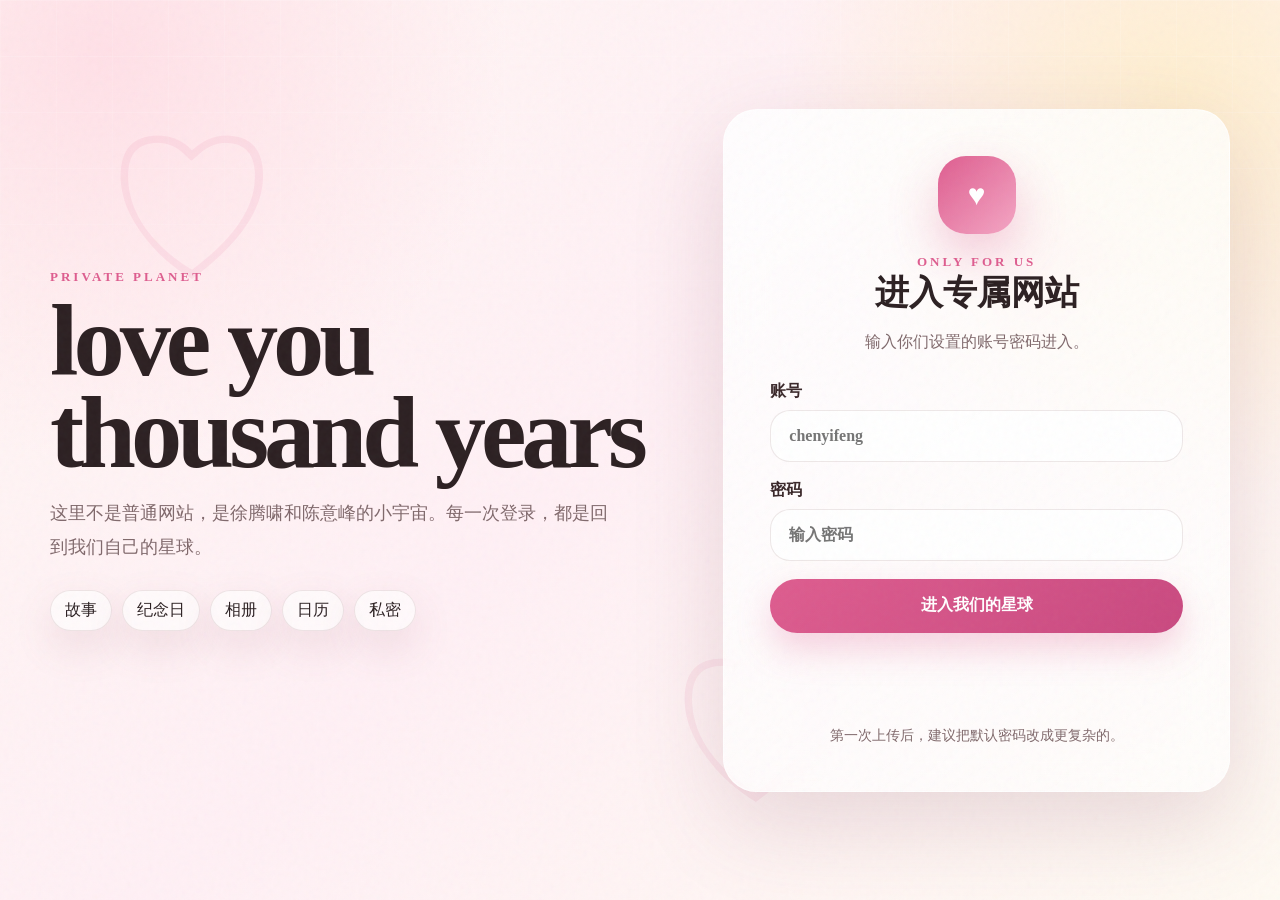
<file: index.html>
<!doctype html>
<html lang="zh-CN">
<head>
  <meta charset="utf-8" />
  <meta name="viewport" content="width=device-width, initial-scale=1" />
  <title>love you thousand years - 登录</title>
  <link rel="stylesheet" href="./assets/css/style.css" />
</head>
<body class="login-page">
  <div class="noise"></div>
  <div class="login-bg">
    <span class="float-heart h1">♡</span>
    <span class="float-heart h2">✦</span>
    <span class="float-heart h3">♡</span>
  </div>

  <main class="login-shell">
    <section class="login-copy">
      <p class="eyebrow">PRIVATE PLANET</p>
      <h1>love you<br/>thousand years</h1>
      <p>这里不是普通网站，是徐腾啸和陈意峰的小宇宙。每一次登录，都是回到我们自己的星球。</p>
      <div class="mini-tags">
        <span>故事</span><span>纪念日</span><span>相册</span><span>日历</span><span>私密</span>
      </div>
    </section>

    <section class="login-card luxury-card">
      <div class="brand-orb">♥</div>
      <p class="eyebrow center">ONLY FOR US</p>
      <h2>进入专属网站</h2>
      <p class="muted center">输入你们设置的账号密码进入。</p>

      <form id="loginForm" class="form-stack">
        <label>账号
          <input id="username" type="text" autocomplete="username" placeholder="chenyifeng" required />
        </label>
        <label>密码
          <input id="password" type="password" autocomplete="current-password" placeholder="输入密码" required />
        </label>
        <button class="primary-btn full" type="submit">进入我们的星球</button>
        <p id="loginMsg" class="form-msg"></p>
      </form>

      <p class="tiny-note">第一次上传后，建议把默认密码改成更复杂的。</p>
    </section>
  </main>

  <script src="./assets/js/config.js"></script>
  <script src="./assets/js/auth.js"></script>
</body>
</html>
</file>
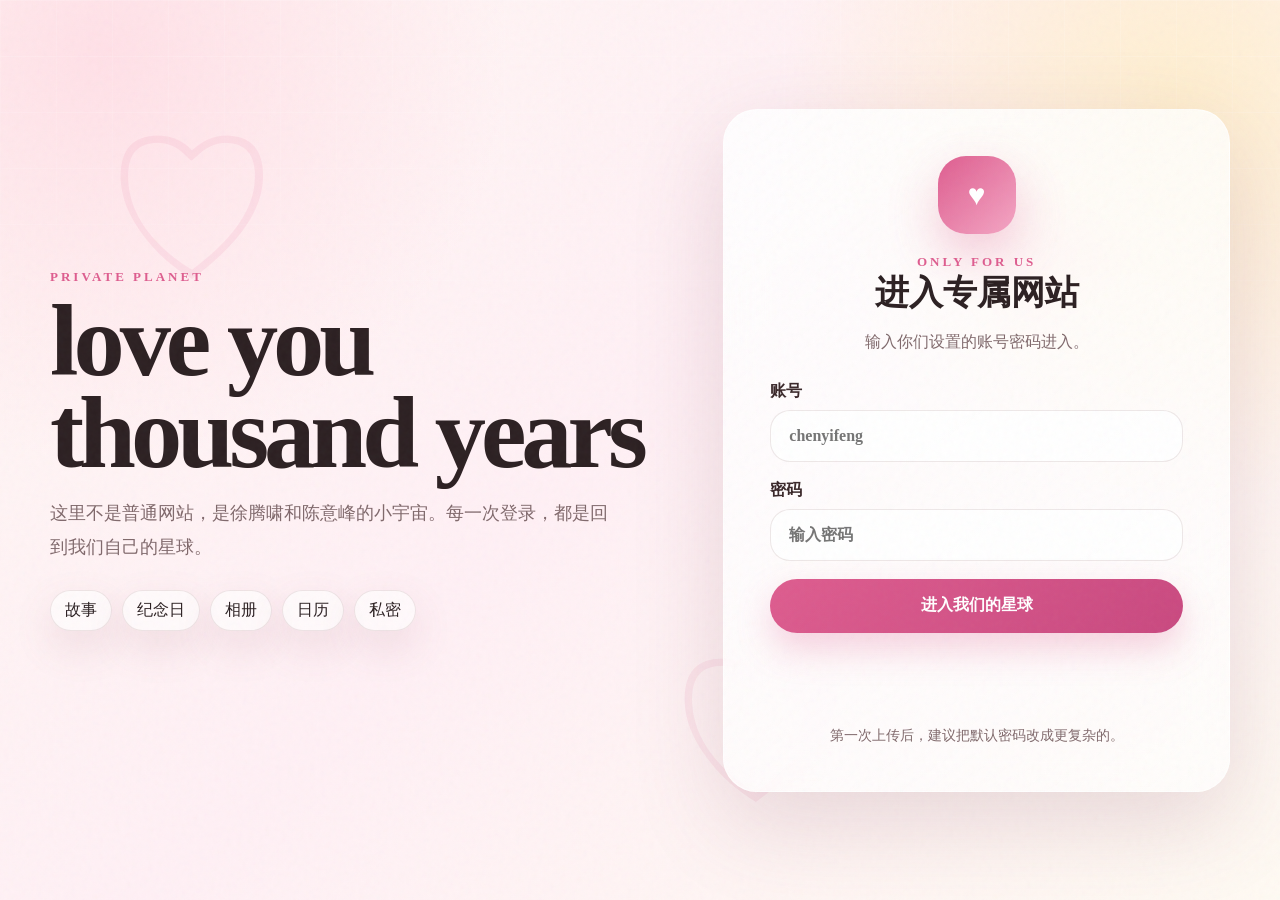
<file: home.html>
<!doctype html>
<html lang="zh-CN">
<head>
  <meta charset="utf-8" />
  <meta name="viewport" content="width=device-width, initial-scale=1" />
  <title>love you thousand years</title>
  <link rel="stylesheet" href="./assets/css/style.css" />
</head>
<body class="site-page">
  <div class="noise"></div>
  <header class="topbar">
    <a class="logo" href="#top"><span>♥</span><b id="siteName">love you thousand years</b></a>
    <nav class="nav">
      <a href="#story">故事</a>
      <a href="#calendar">日历</a>
      <a href="#album">相册</a>
      <a href="#diary">日记</a>
      <a href="#wishes">愿望</a>
      <a href="#letter">信</a>
      <a href="#messages">留言</a>
      <a href="#private">私密</a>
      <button id="logoutBtn" class="ghost-btn">退出</button>
    </nav>
  </header>

  <main id="top">
    <section class="hero-section section-pad">
      <div class="hero-copy">
        <p id="anniversaryText" class="eyebrow"></p>
        <h1 id="heroTitle"></h1>
        <p id="heroSubtitle" class="hero-subtitle"></p>
        <div class="hero-actions">
          <a class="primary-btn" href="#calendar">看我们的日历</a>
          <a class="secondary-btn" href="#album">放进照片</a>
        </div>
      </div>

      <aside class="hero-dashboard luxury-card">
        <p id="dayCardTitle" class="dashboard-label"></p>
        <div id="daysTogether" class="huge-number">0</div>
        <p class="dashboard-unit">天</p>
        <div class="divider"></div>
        <p id="heroQuote" class="quote"></p>
        <p id="dailyPassword" class="daily-line"></p>
      </aside>
    </section>

    <section class="ticker-wrap">
      <div id="ticker" class="ticker"></div>
    </section>

    <section class="section-pad stats-grid" id="overview"></section>

    <section id="calendar" class="section-pad two-col reverse-on-mobile">
      <div class="section-title sticky-title">
        <p class="eyebrow">LOVE CALENDAR</p>
        <h2>我们的动态日历</h2>
        <p>每个重要日期都会在日历里亮起来。以后你要加纪念日，只改 <code>assets/js/content.js</code> 里的 events。</p>
        <div id="eventList" class="event-list"></div>
      </div>
      <div class="calendar-card luxury-card">
        <div class="calendar-head">
          <button id="prevMonth" class="icon-btn">‹</button>
          <div>
            <h3 id="calendarTitle"></h3>
            <p id="calendarHint"></p>
          </div>
          <button id="nextMonth" class="icon-btn">›</button>
        </div>
        <div class="weekday-row">
          <span>一</span><span>二</span><span>三</span><span>四</span><span>五</span><span>六</span><span>日</span>
        </div>
        <div id="calendarGrid" class="calendar-grid"></div>
      </div>
    </section>

    <section id="story" class="section-pad">
      <div class="section-title center-title">
        <p class="eyebrow">OUR STORY</p>
        <h2>从第一次认识，到后来的每一步</h2>
        <p>时间会往前走，但这些节点会一直停在这里，提醒我们曾经多认真地靠近彼此。</p>
      </div>
      <div id="storyTimeline" class="timeline"></div>
    </section>

    <section id="album" class="section-pad">
      <div class="section-title split-title">
        <div>
          <p class="eyebrow">PHOTO WALL</p>
          <h2>相册墙</h2>
        </div>
        <p>你后面把照片放到 <code>uploads/album/</code>，再把文件名写进 content.js，就会显示在这里。</p>
      </div>
      <div id="albumGrid" class="album-grid"></div>
    </section>

    <section id="diary" class="section-pad two-col">
      <div class="section-title sticky-title">
        <p class="eyebrow">DIARY</p>
        <h2>生活日记</h2>
        <p>不一定每天都写，但每次写下来的时候，都是把今天悄悄留住。</p>
      </div>
      <div id="diaryList" class="diary-list"></div>
    </section>

    <section id="wishes" class="section-pad">
      <div class="section-title center-title">
        <p class="eyebrow">WISH LIST</p>
        <h2>想和你一起完成的事</h2>
      </div>
      <div id="wishGrid" class="wish-grid"></div>
    </section>

    <section id="letter" class="section-pad two-col reverse-on-mobile">
      <div class="letter-card luxury-card">
        <p class="eyebrow">LETTER</p>
        <h2 id="letterTitle"></h2>
        <div id="letterBody" class="letter-body"></div>
      </div>
      <div class="polaroid-stack" id="polaroidStack"></div>
    </section>

    <section id="messages" class="section-pad two-col">
      <div class="section-title sticky-title">
        <p class="eyebrow">MESSAGE WALL</p>
        <h2>留言墙</h2>
        <p>静态网站没有服务器，留言会保存在当前浏览器里。想长期保留，就把重要留言复制到 content.js。</p>
      </div>
      <div class="message-card luxury-card">
        <form id="messageForm" class="message-form">
          <input id="messageName" placeholder="署名" />
          <textarea id="messageText" placeholder="写一句今天想留下的话"></textarea>
          <button class="primary-btn" type="submit">贴到墙上</button>
        </form>
        <div id="messageList" class="message-list"></div>
      </div>
    </section>

    <section id="private" class="section-pad">
      <div class="private-card luxury-card">
        <p class="eyebrow">PRIVATE</p>
        <h2>只有我们才懂的暗号</h2>
        <p id="privateText"></p>
      </div>
    </section>
  </main>

  <footer class="footer">
    <p id="footerText"></p>
  </footer>

  <script src="./assets/js/config.js"></script>
  <script src="./assets/js/content.js"></script>
  <script src="./assets/js/auth.js"></script>
  <script src="./assets/js/home.js"></script>
</body>
</html>
</file>
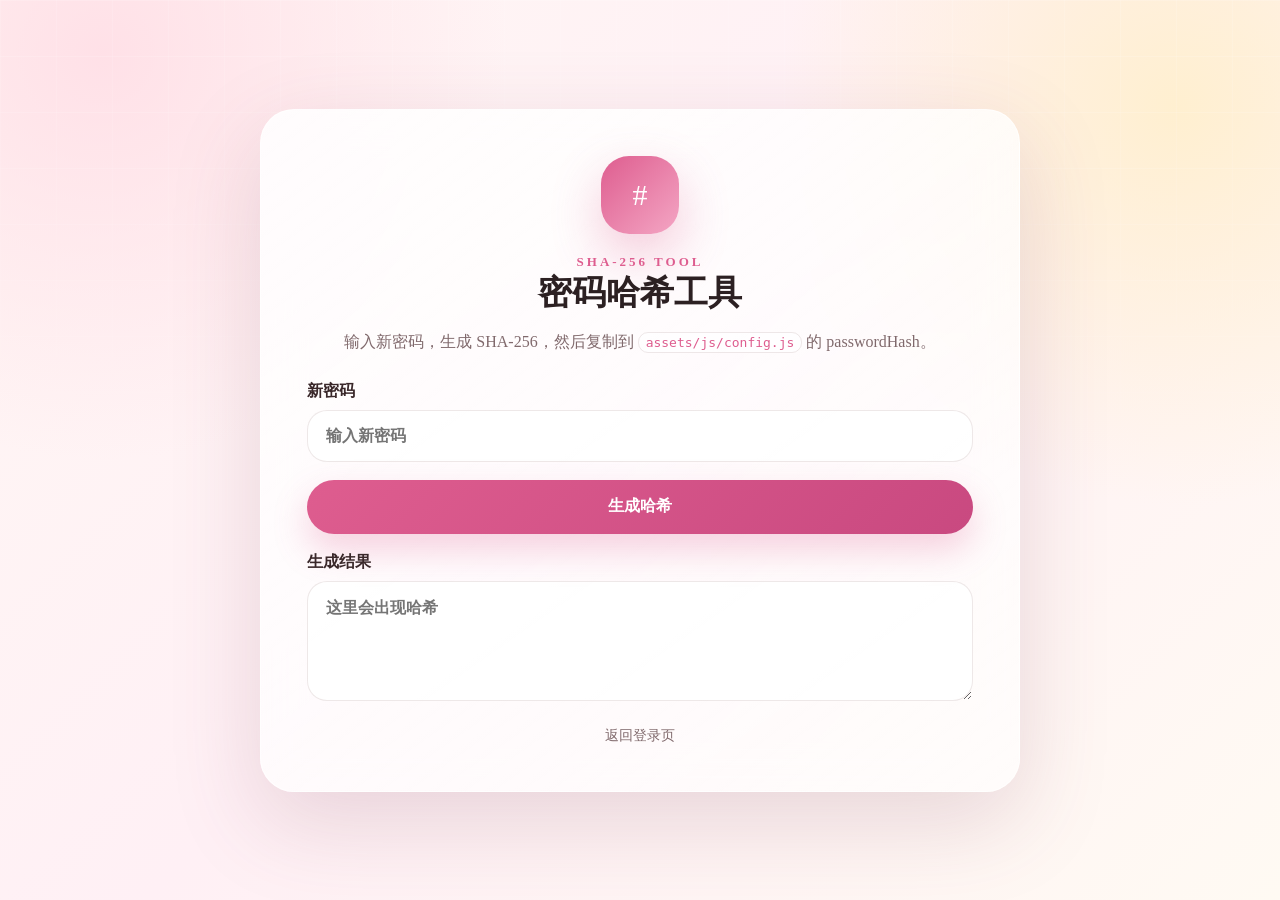
<file: tools/password.html>
<!doctype html>
<html lang="zh-CN">
<head>
  <meta charset="utf-8" />
  <meta name="viewport" content="width=device-width, initial-scale=1" />
  <title>密码哈希工具</title>
  <link rel="stylesheet" href="../assets/css/style.css" />
</head>
<body class="login-page">
  <main class="login-shell" style="grid-template-columns:1fr;min-height:100vh;max-width:760px;">
    <section class="login-card luxury-card">
      <div class="brand-orb">#</div>
      <p class="eyebrow center">SHA-256 TOOL</p>
      <h2>密码哈希工具</h2>
      <p class="muted center">输入新密码，生成 SHA-256，然后复制到 <code>assets/js/config.js</code> 的 passwordHash。</p>
      <div class="form-stack">
        <label>新密码<input id="pwd" type="text" placeholder="输入新密码" /></label>
        <button id="btn" class="primary-btn full" type="button">生成哈希</button>
        <label>生成结果<textarea id="out" readonly placeholder="这里会出现哈希"></textarea></label>
      </div>
      <p class="tiny-note"><a href="../index.html">返回登录页</a></p>
    </section>
  </main>
  <script src="../assets/js/auth.js"></script>
  <script>
    document.getElementById('btn').addEventListener('click', async () => {
      const pwd = document.getElementById('pwd').value;
      document.getElementById('out').value = await sha256(pwd);
    });
  </script>
</body>
</html>
</file>
<file: assets/css/style.css>
:root {
  --bg: #fff7f4;
  --bg2: #fff0f5;
  --cream: #fff2dc;
  --cream2: #fff9ed;
  --rose: #de5d8f;
  --rose2: #f4a6c4;
  --rose3: #ffd9e7;
  --ink: #2c2022;
  --soft: #80696c;
  --muted: #a18b8a;
  --line: rgba(115, 64, 68, .12);
  --card: rgba(255, 255, 255, .72);
  --card2: rgba(255, 255, 255, .9);
  --shadow: 0 30px 90px rgba(130, 70, 92, .18);
  --shadow2: 0 16px 40px rgba(150, 86, 108, .14);
  --radius: 34px;
}

* { box-sizing: border-box; }
html { scroll-behavior: smooth; }
body {
  margin: 0;
  font-family: ui-serif, Georgia, "Noto Serif SC", "Source Han Serif SC", "Microsoft YaHei", serif;
  color: var(--ink);
  background:
    radial-gradient(circle at 8% 6%, rgba(255, 219, 228, .8), transparent 28%),
    radial-gradient(circle at 92% 12%, rgba(255, 239, 206, .95), transparent 28%),
    linear-gradient(135deg, var(--bg), var(--bg2) 48%, #fffaf3);
  min-height: 100vh;
}
body::before {
  content: "";
  position: fixed;
  inset: 0;
  pointer-events: none;
  background-image:
    linear-gradient(rgba(255,255,255,.35) 1px, transparent 1px),
    linear-gradient(90deg, rgba(255,255,255,.28) 1px, transparent 1px);
  background-size: 56px 56px;
  mask-image: linear-gradient(to bottom, rgba(0,0,0,.5), transparent 70%);
  z-index: -2;
}
.noise {
  position: fixed;
  inset: 0;
  opacity: .035;
  pointer-events: none;
  z-index: 10;
  background-image: url("data:image/svg+xml,%3Csvg viewBox='0 0 180 180' xmlns='http://www.w3.org/2000/svg'%3E%3Cfilter id='n'%3E%3CfeTurbulence type='fractalNoise' baseFrequency='.9' numOctaves='3' stitchTiles='stitch'/%3E%3C/filter%3E%3Crect width='100%25' height='100%25' filter='url(%23n)'/%3E%3C/svg%3E");
}
a { color: inherit; text-decoration: none; }
button, input, textarea { font: inherit; }
code {
  background: rgba(255,255,255,.7);
  border: 1px solid var(--line);
  padding: 2px 7px;
  border-radius: 10px;
  color: var(--rose);
}

/* login */
.login-page { overflow-x: hidden; }
.login-bg { position: fixed; inset: 0; overflow: hidden; pointer-events: none; }
.float-heart {
  position: absolute;
  font-size: 180px;
  color: rgba(222, 93, 143, .09);
  animation: float 8s ease-in-out infinite;
}
.float-heart.h1 { left: 8%; top: 10%; }
.float-heart.h2 { right: 12%; top: 18%; animation-delay: -2s; }
.float-heart.h3 { left: 52%; bottom: 5%; animation-delay: -4s; }
@keyframes float { 0%,100%{ transform: translateY(0) rotate(-8deg);} 50%{ transform: translateY(-22px) rotate(8deg);} }
.login-shell {
  width: min(1180px, calc(100% - 40px));
  min-height: 100vh;
  margin: 0 auto;
  display: grid;
  grid-template-columns: 1.1fr .9fr;
  align-items: center;
  gap: 54px;
  padding: 54px 0;
}
.login-copy h1 {
  margin: 10px 0 18px;
  font-size: clamp(64px, 8vw, 112px);
  line-height: .9;
  letter-spacing: -5px;
}
.login-copy p:not(.eyebrow) {
  max-width: 560px;
  font-size: 18px;
  line-height: 1.85;
  color: var(--soft);
}
.mini-tags { display: flex; flex-wrap: wrap; gap: 10px; margin-top: 26px; }
.mini-tags span {
  padding: 9px 14px;
  border-radius: 999px;
  background: rgba(255,255,255,.62);
  border: 1px solid var(--line);
  box-shadow: var(--shadow2);
}
.login-card { padding: 46px; }
.brand-orb {
  width: 78px;
  height: 78px;
  display: grid;
  place-items: center;
  margin: 0 auto 20px;
  border-radius: 28px;
  background: linear-gradient(135deg, var(--rose), var(--rose2));
  color: #fff;
  font-size: 30px;
  box-shadow: 0 20px 50px rgba(222,93,143,.32);
}
.login-card h2 { text-align: center; font-size: 34px; margin: 0 0 8px; }
.form-stack { margin-top: 28px; display: grid; gap: 18px; }
label { font-weight: 800; color: #3a282a; }
input, textarea {
  width: 100%;
  margin-top: 8px;
  border: 1px solid var(--line);
  background: rgba(255,255,255,.85);
  border-radius: 20px;
  padding: 16px 18px;
  outline: none;
  transition: .2s ease;
}
textarea { min-height: 120px; resize: vertical; }
input:focus, textarea:focus {
  border-color: rgba(222, 93, 143, .5);
  box-shadow: 0 0 0 5px rgba(222, 93, 143, .1);
}
.form-msg { min-height: 22px; color: var(--rose); font-weight: 800; text-align: center; }
.tiny-note, .muted { color: var(--soft); }
.tiny-note { text-align: center; margin: 22px 0 0; font-size: 14px; }
.center { text-align: center; }

/* common */
.luxury-card {
  background: linear-gradient(145deg, rgba(255,255,255,.86), rgba(255,255,255,.62));
  border: 1px solid rgba(255,255,255,.65);
  box-shadow: var(--shadow);
  border-radius: var(--radius);
  backdrop-filter: blur(20px);
}
.eyebrow {
  margin: 0;
  color: var(--rose);
  font-weight: 900;
  letter-spacing: 3px;
  text-transform: uppercase;
  font-size: 13px;
}
.primary-btn, .secondary-btn, .ghost-btn, .icon-btn {
  border: 0;
  cursor: pointer;
  transition: transform .18s ease, box-shadow .18s ease, background .18s ease;
}
.primary-btn {
  display: inline-flex;
  align-items: center;
  justify-content: center;
  min-height: 54px;
  padding: 0 24px;
  border-radius: 999px;
  background: linear-gradient(135deg, var(--rose), #c94980);
  color: white;
  font-weight: 900;
  box-shadow: 0 16px 35px rgba(222,93,143,.27);
}
.primary-btn:hover, .secondary-btn:hover, .ghost-btn:hover, .icon-btn:hover { transform: translateY(-2px); }
.secondary-btn, .ghost-btn {
  min-height: 50px;
  padding: 0 20px;
  border-radius: 999px;
  border: 1px solid var(--line);
  background: rgba(255,255,255,.72);
  font-weight: 900;
}
.full { width: 100%; }
.section-pad { width: min(1700px, calc(100% - 80px)); margin: 0 auto; padding: 86px 0; }
.section-title h2 {
  margin: 8px 0 14px;
  font-size: clamp(36px, 4vw, 68px);
  letter-spacing: -2px;
  line-height: 1.05;
}
.section-title p:not(.eyebrow) { color: var(--soft); line-height: 1.8; font-size: 17px; }
.center-title { max-width: 840px; margin: 0 auto 42px; text-align: center; }
.split-title { display: flex; align-items: end; justify-content: space-between; gap: 24px; margin-bottom: 32px; }
.split-title > p { max-width: 560px; margin: 0; }
.two-col { display: grid; grid-template-columns: .8fr 1.2fr; gap: 46px; align-items: start; }
.sticky-title { position: sticky; top: 110px; }

/* nav */
.topbar {
  position: sticky;
  top: 0;
  z-index: 9;
  display: flex;
  align-items: center;
  justify-content: space-between;
  padding: 18px 58px;
  background: rgba(255, 248, 248, .73);
  backdrop-filter: blur(20px);
  border-bottom: 1px solid rgba(255,255,255,.72);
}
.logo { display: flex; align-items: center; gap: 10px; font-weight: 900; }
.logo span {
  width: 34px;
  height: 34px;
  display: grid;
  place-items: center;
  border-radius: 14px;
  background: var(--rose);
  color: white;
}
.nav { display: flex; align-items: center; gap: 20px; font-weight: 900; color: #60494d; }
.nav a { opacity: .85; }
.nav a:hover { opacity: 1; color: var(--rose); }

/* hero */
.hero-section {
  min-height: calc(100vh - 82px);
  display: grid;
  grid-template-columns: 1.1fr .9fr;
  align-items: center;
  gap: 54px;
}
.hero-copy h1 {
  margin: 16px 0 24px;
  font-size: clamp(72px, 8vw, 140px);
  line-height: .88;
  letter-spacing: -7px;
  max-width: 880px;
}
.hero-subtitle {
  max-width: 740px;
  color: var(--soft);
  font-size: 19px;
  line-height: 1.9;
}
.hero-actions { display: flex; gap: 14px; margin-top: 34px; flex-wrap: wrap; }
.hero-dashboard { padding: 52px; text-align: center; min-height: 390px; display: grid; align-content: center; }
.dashboard-label { color: var(--soft); font-weight: 900; margin: 0 0 8px; }
.huge-number {
  font-family: ui-sans-serif, system-ui, -apple-system, BlinkMacSystemFont, "Segoe UI", sans-serif;
  font-size: clamp(82px, 11vw, 180px);
  font-weight: 950;
  line-height: 1;
  color: var(--rose);
  letter-spacing: -8px;
}
.dashboard-unit { margin: 8px 0 0; font-weight: 900; color: var(--soft); }
.divider { height: 1px; background: var(--line); margin: 32px 0; }
.quote { margin: 0; font-size: 19px; line-height: 1.7; font-weight: 900; }
.daily-line { color: var(--soft); margin: 12px 0 0; }

.ticker-wrap { overflow: hidden; border-block: 1px solid var(--line); background: rgba(255,255,255,.34); }
.ticker { white-space: nowrap; padding: 18px 0; animation: marquee 24s linear infinite; font-weight: 900; color: var(--rose); }
.ticker span { margin-right: 54px; }
@keyframes marquee { from { transform: translateX(0); } to { transform: translateX(-50%); } }

.stats-grid { display: grid; grid-template-columns: repeat(4, 1fr); gap: 18px; padding-top: 54px; padding-bottom: 54px; }
.stat-card { padding: 26px; border-radius: 28px; background: rgba(255,255,255,.62); border: 1px solid var(--line); box-shadow: var(--shadow2); }
.stat-card b { display: block; font-size: 28px; margin: 8px 0; }
.stat-card small { color: var(--soft); line-height: 1.6; }

/* calendar */
.calendar-card { padding: 30px; }
.calendar-head { display: flex; align-items: center; justify-content: space-between; gap: 16px; margin-bottom: 22px; }
.calendar-head h3 { margin: 0; font-size: 30px; }
.calendar-head p { margin: 4px 0 0; color: var(--soft); }
.icon-btn {
  width: 50px;
  height: 50px;
  border-radius: 18px;
  background: rgba(255,255,255,.8);
  border: 1px solid var(--line);
  font-size: 34px;
  color: var(--rose);
}
.weekday-row, .calendar-grid { display: grid; grid-template-columns: repeat(7, 1fr); gap: 10px; }
.weekday-row { color: var(--muted); font-weight: 900; text-align: center; margin-bottom: 10px; }
.day-cell {
  min-height: 96px;
  padding: 10px;
  border-radius: 22px;
  background: rgba(255,255,255,.58);
  border: 1px solid rgba(255,255,255,.7);
  position: relative;
  overflow: hidden;
}
.day-cell.dim { opacity: .35; }
.day-cell.today { outline: 2px solid rgba(222,93,143,.45); }
.day-cell.has-event { background: linear-gradient(145deg, #fff, #ffe7ef); box-shadow: 0 10px 30px rgba(222,93,143,.12); }
.day-num { font-weight: 950; }
.day-event { margin-top: 7px; font-size: 12px; color: var(--rose); font-weight: 900; line-height: 1.4; }
.event-dot { width: 8px; height: 8px; border-radius: 50%; background: var(--rose); position: absolute; right: 12px; top: 13px; }
.event-list { display: grid; gap: 14px; margin-top: 24px; }
.event-item {
  padding: 18px;
  border-radius: 24px;
  background: rgba(255,255,255,.6);
  border: 1px solid var(--line);
}
.event-item b { display: block; }
.event-item span { color: var(--rose); font-weight: 900; }
.event-item p { margin: 8px 0 0 !important; font-size: 14px !important; }

/* timeline */
.timeline { max-width: 1120px; margin: 0 auto; position: relative; display: grid; gap: 22px; }
.timeline::before { content: ""; position: absolute; left: 50%; top: 0; bottom: 0; width: 1px; background: var(--line); }
.time-item { display: grid; grid-template-columns: 1fr 1fr; gap: 36px; align-items: center; }
.time-card {
  padding: 28px;
  border-radius: 30px;
  background: rgba(255,255,255,.68);
  border: 1px solid var(--line);
  box-shadow: var(--shadow2);
}
.time-item:nth-child(even) .time-card { grid-column: 2; }
.time-date { color: var(--rose); font-weight: 950; letter-spacing: 2px; }
.time-card h3 { margin: 10px 0; font-size: 26px; }
.time-card p { margin: 0; color: var(--soft); line-height: 1.85; }

/* album */
.album-grid { display: grid; grid-template-columns: repeat(3, 1fr); gap: 22px; }
.album-card {
  min-height: 420px;
  border-radius: 34px;
  overflow: hidden;
  position: relative;
  background: rgba(255,255,255,.6);
  border: 1px solid rgba(255,255,255,.75);
  box-shadow: var(--shadow2);
}
.album-media { height: 100%; min-height: 420px; background-size: cover; background-position: center; }
.album-placeholder {
  height: 100%; min-height: 420px;
  display: grid;
  place-items: center;
  background:
    radial-gradient(circle at 30% 20%, rgba(255,255,255,.8), transparent 24%),
    linear-gradient(135deg, #ffe0eb, #fff2dc 62%, #fff);
  color: rgba(222,93,143,.42);
  font-size: 74px;
  font-weight: 900;
}
.album-info {
  position: absolute;
  left: 18px;
  right: 18px;
  bottom: 18px;
  padding: 20px;
  border-radius: 26px;
  background: rgba(255,255,255,.76);
  backdrop-filter: blur(16px);
  border: 1px solid rgba(255,255,255,.8);
}
.album-info .tag { color: var(--rose); font-weight: 950; font-size: 12px; letter-spacing: 2px; }
.album-info h3 { margin: 6px 0; font-size: 24px; }
.album-info p { margin: 0; color: var(--soft); line-height: 1.6; }

/* diary wishes letter */
.diary-list { display: grid; gap: 18px; }
.diary-card, .wish-card {
  padding: 28px;
  border-radius: 30px;
  background: rgba(255,255,255,.66);
  border: 1px solid var(--line);
  box-shadow: var(--shadow2);
}
.diary-card time { color: var(--rose); font-weight: 950; }
.diary-card h3 { margin: 8px 0 10px; font-size: 28px; }
.diary-card p, .letter-body p, .private-card p { color: var(--soft); line-height: 1.9; }
.wish-grid { display: grid; grid-template-columns: repeat(3, 1fr); gap: 18px; }
.wish-card { display: flex; gap: 16px; align-items: flex-start; }
.check {
  width: 34px;
  height: 34px;
  flex: 0 0 34px;
  display: grid;
  place-items: center;
  border-radius: 12px;
  background: var(--rose3);
  color: var(--rose);
  font-weight: 950;
}
.wish-card.done .check { background: var(--rose); color: #fff; }
.wish-card p { margin: 0; color: var(--soft); line-height: 1.7; font-weight: 800; }
.letter-card { padding: 44px; }
.letter-card h2 { font-size: clamp(36px, 4vw, 62px); line-height: 1.05; margin: 10px 0 24px; }
.polaroid-stack { min-height: 520px; position: relative; }
.polaroid {
  position: absolute;
  width: 280px;
  min-height: 360px;
  background: #fff;
  border-radius: 12px;
  padding: 14px 14px 55px;
  box-shadow: 0 26px 60px rgba(97, 51, 64, .18);
}
.polaroid:nth-child(1) { left: 8%; top: 6%; transform: rotate(-8deg); }
.polaroid:nth-child(2) { right: 10%; top: 20%; transform: rotate(7deg); }
.polaroid:nth-child(3) { left: 30%; bottom: 0; transform: rotate(-2deg); }
.polaroid-img {
  height: 255px;
  border-radius: 8px;
  background: linear-gradient(135deg, #ffe0eb, #fff2dc);
  display: grid;
  place-items: center;
  color: rgba(222,93,143,.4);
  font-size: 44px;
  font-weight: 900;
}
.polaroid span { position: absolute; left: 22px; bottom: 18px; font-weight: 900; color: var(--soft); }

/* messages/private */
.message-card { padding: 30px; }
.message-form { display: grid; gap: 14px; }
.message-list { display: grid; gap: 14px; margin-top: 20px; }
.message-item { padding: 18px; border-radius: 22px; background: rgba(255,255,255,.62); border: 1px solid var(--line); }
.message-item b { color: var(--rose); }
.message-item p { margin: 8px 0 0; color: var(--soft); line-height: 1.7; }
.private-card { text-align: center; padding: 56px; max-width: 1000px; margin: 0 auto; }
.private-card h2 { font-size: clamp(38px, 5vw, 80px); margin: 10px 0 20px; }
.footer { text-align: center; padding: 44px 20px 70px; color: var(--soft); }

@media (max-width: 1100px) {
  .login-shell, .hero-section, .two-col { grid-template-columns: 1fr; }
  .stats-grid, .album-grid, .wish-grid { grid-template-columns: repeat(2, 1fr); }
  .topbar { padding: 14px 20px; align-items: flex-start; }
  .nav { flex-wrap: wrap; justify-content: flex-end; gap: 10px 14px; }
  .sticky-title { position: static; }
  .reverse-on-mobile .section-title { order: -1; }
}
@media (max-width: 720px) {
  .section-pad { width: min(100% - 28px, 1700px); padding: 58px 0; }
  .login-shell { width: min(100% - 28px, 1180px); gap: 28px; }
  .login-copy h1, .hero-copy h1 { letter-spacing: -3px; }
  .login-card, .hero-dashboard, .letter-card, .private-card { padding: 28px; }
  .stats-grid, .album-grid, .wish-grid { grid-template-columns: 1fr; }
  .split-title { display: block; }
  .timeline::before { left: 10px; }
  .time-item { grid-template-columns: 1fr; padding-left: 28px; }
  .time-item:nth-child(even) .time-card { grid-column: 1; }
  .calendar-grid, .weekday-row { gap: 6px; }
  .day-cell { min-height: 74px; padding: 7px; border-radius: 16px; }
  .day-event { font-size: 10px; }
  .polaroid-stack { display: none; }
  .topbar { position: static; }
  .nav a { font-size: 14px; }
}
</file>
